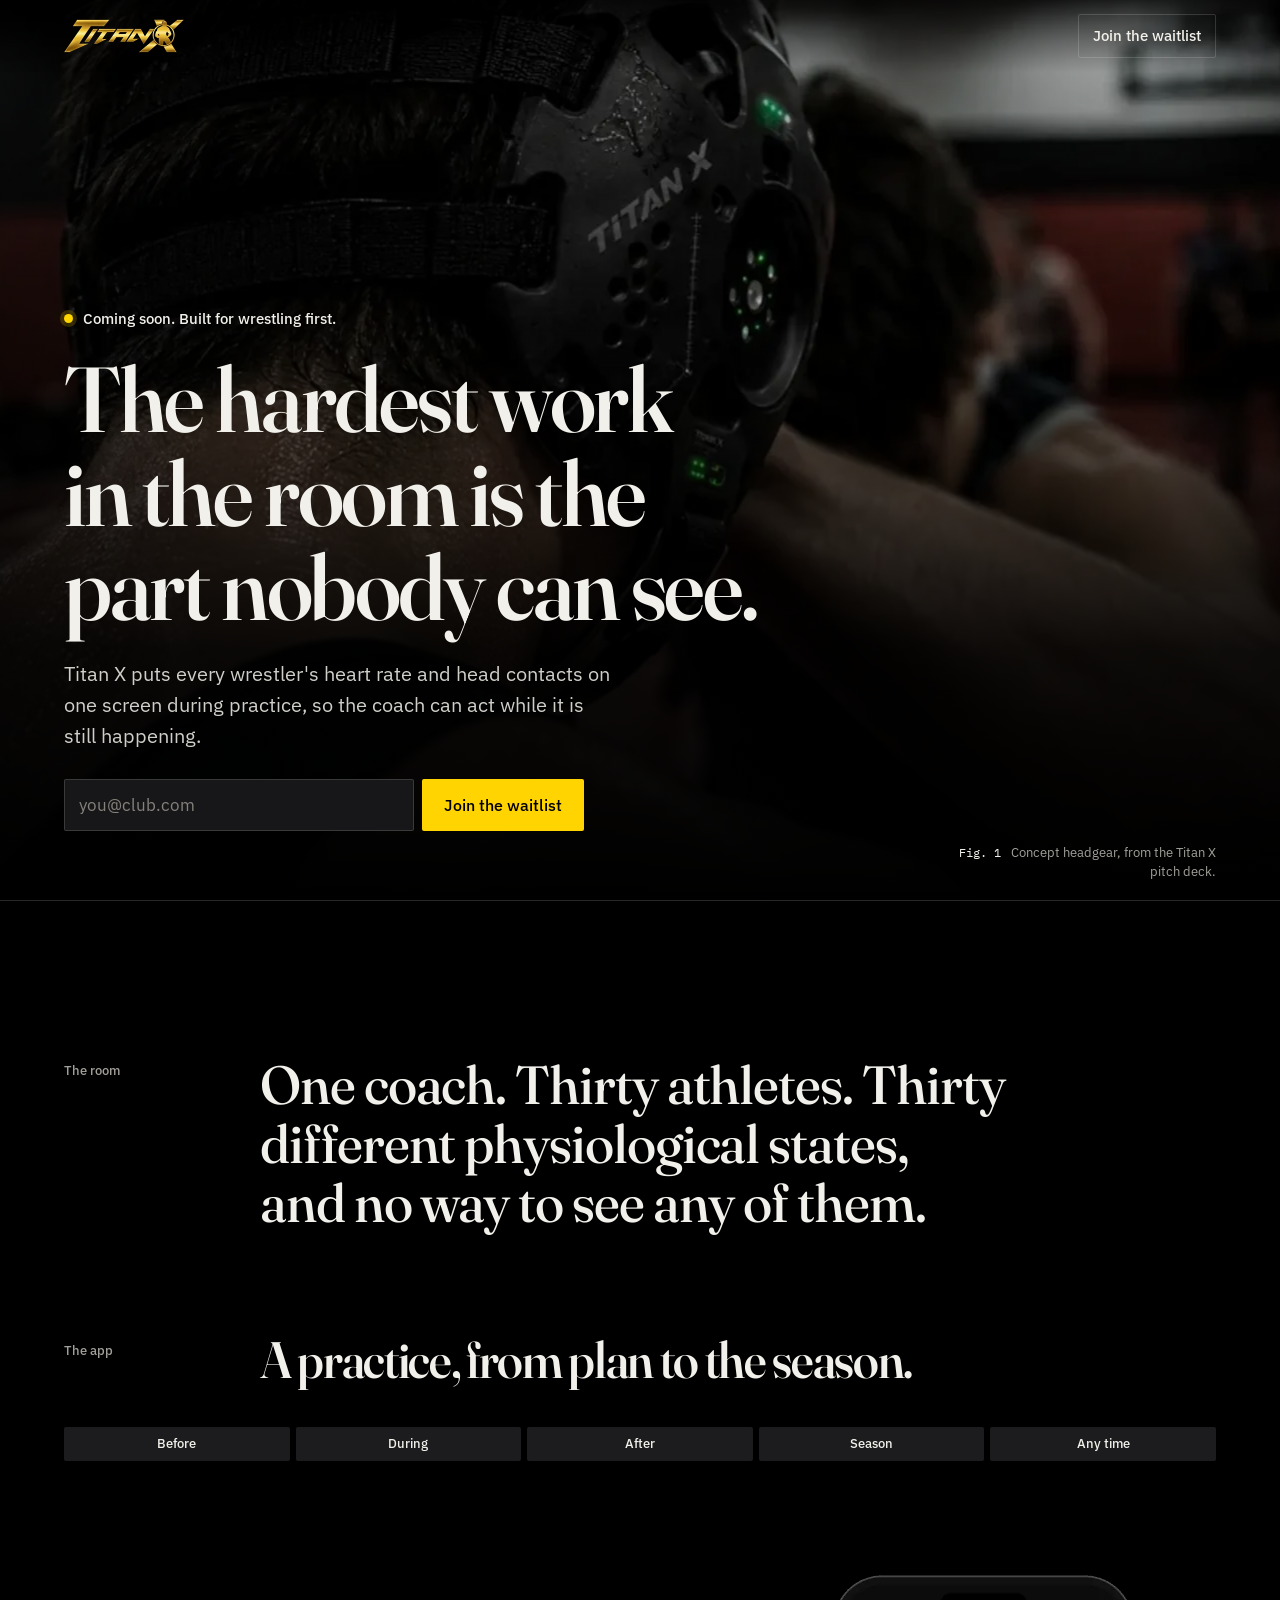
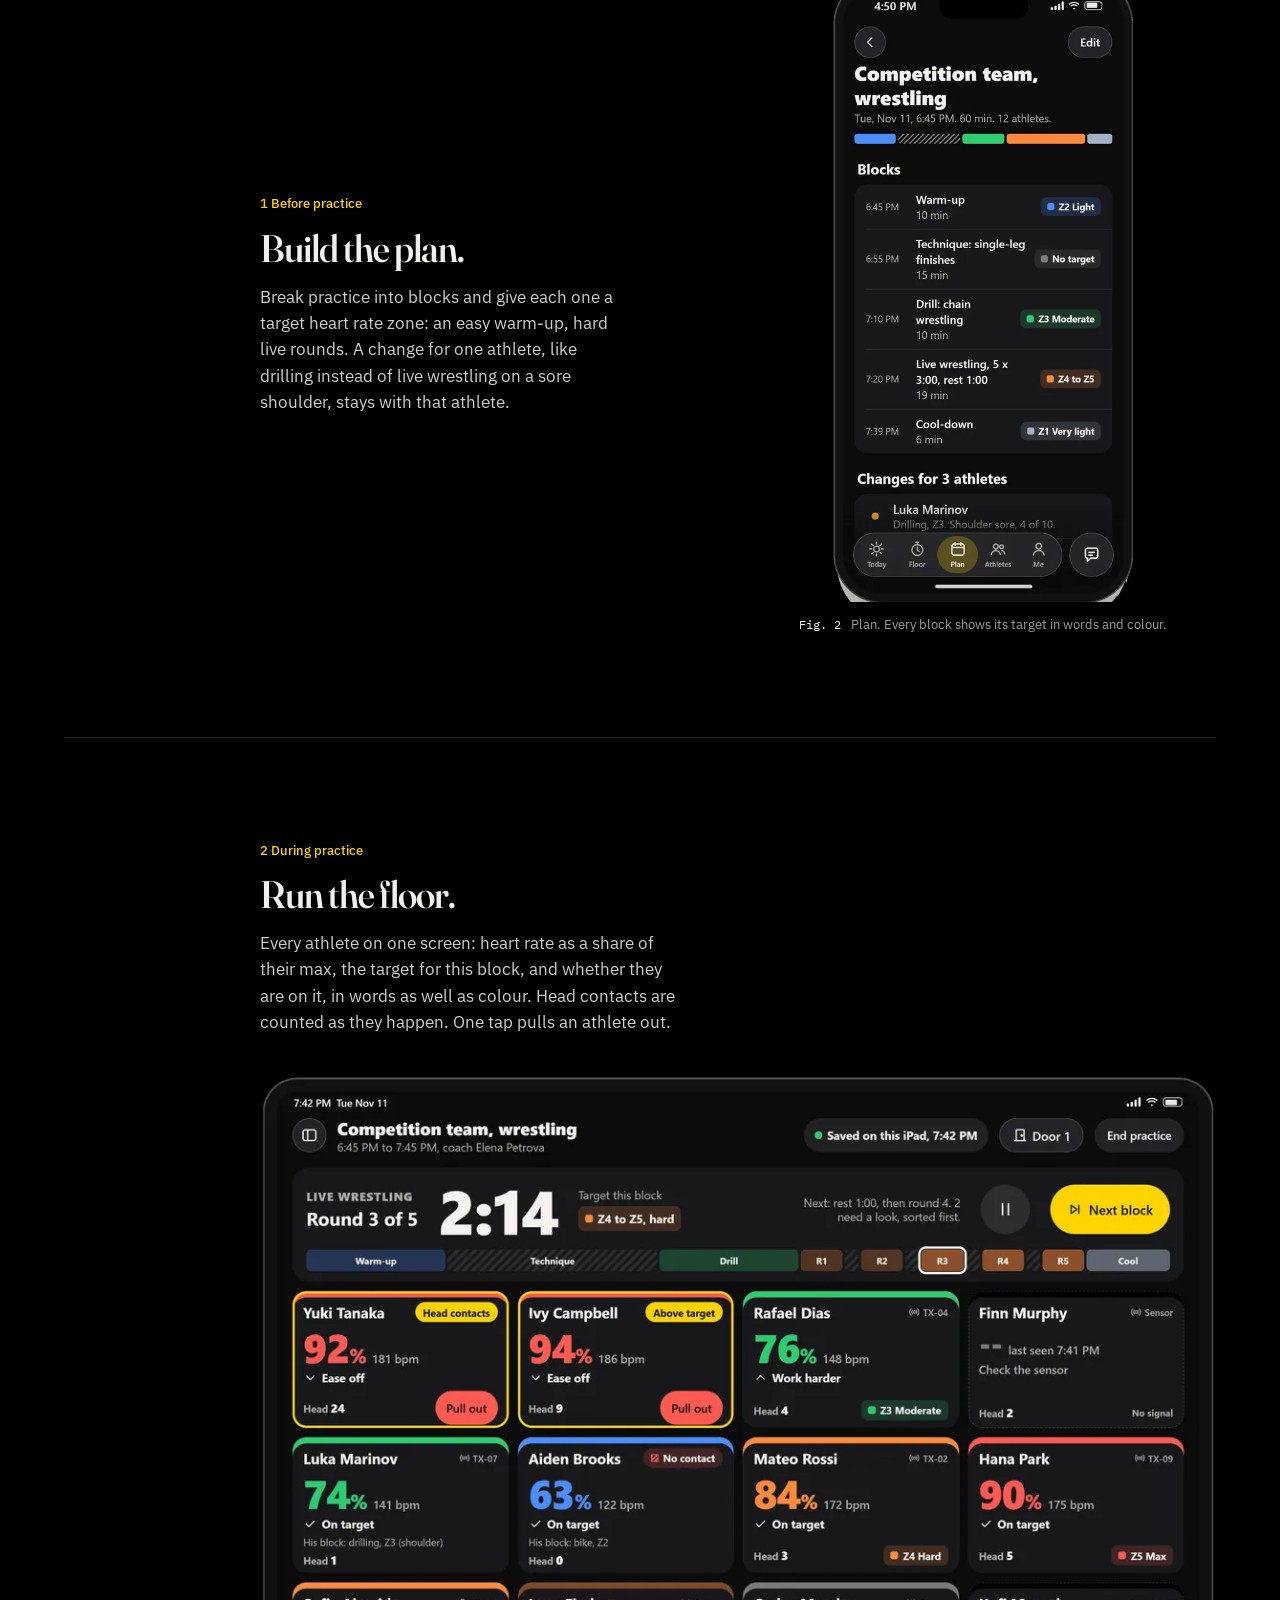
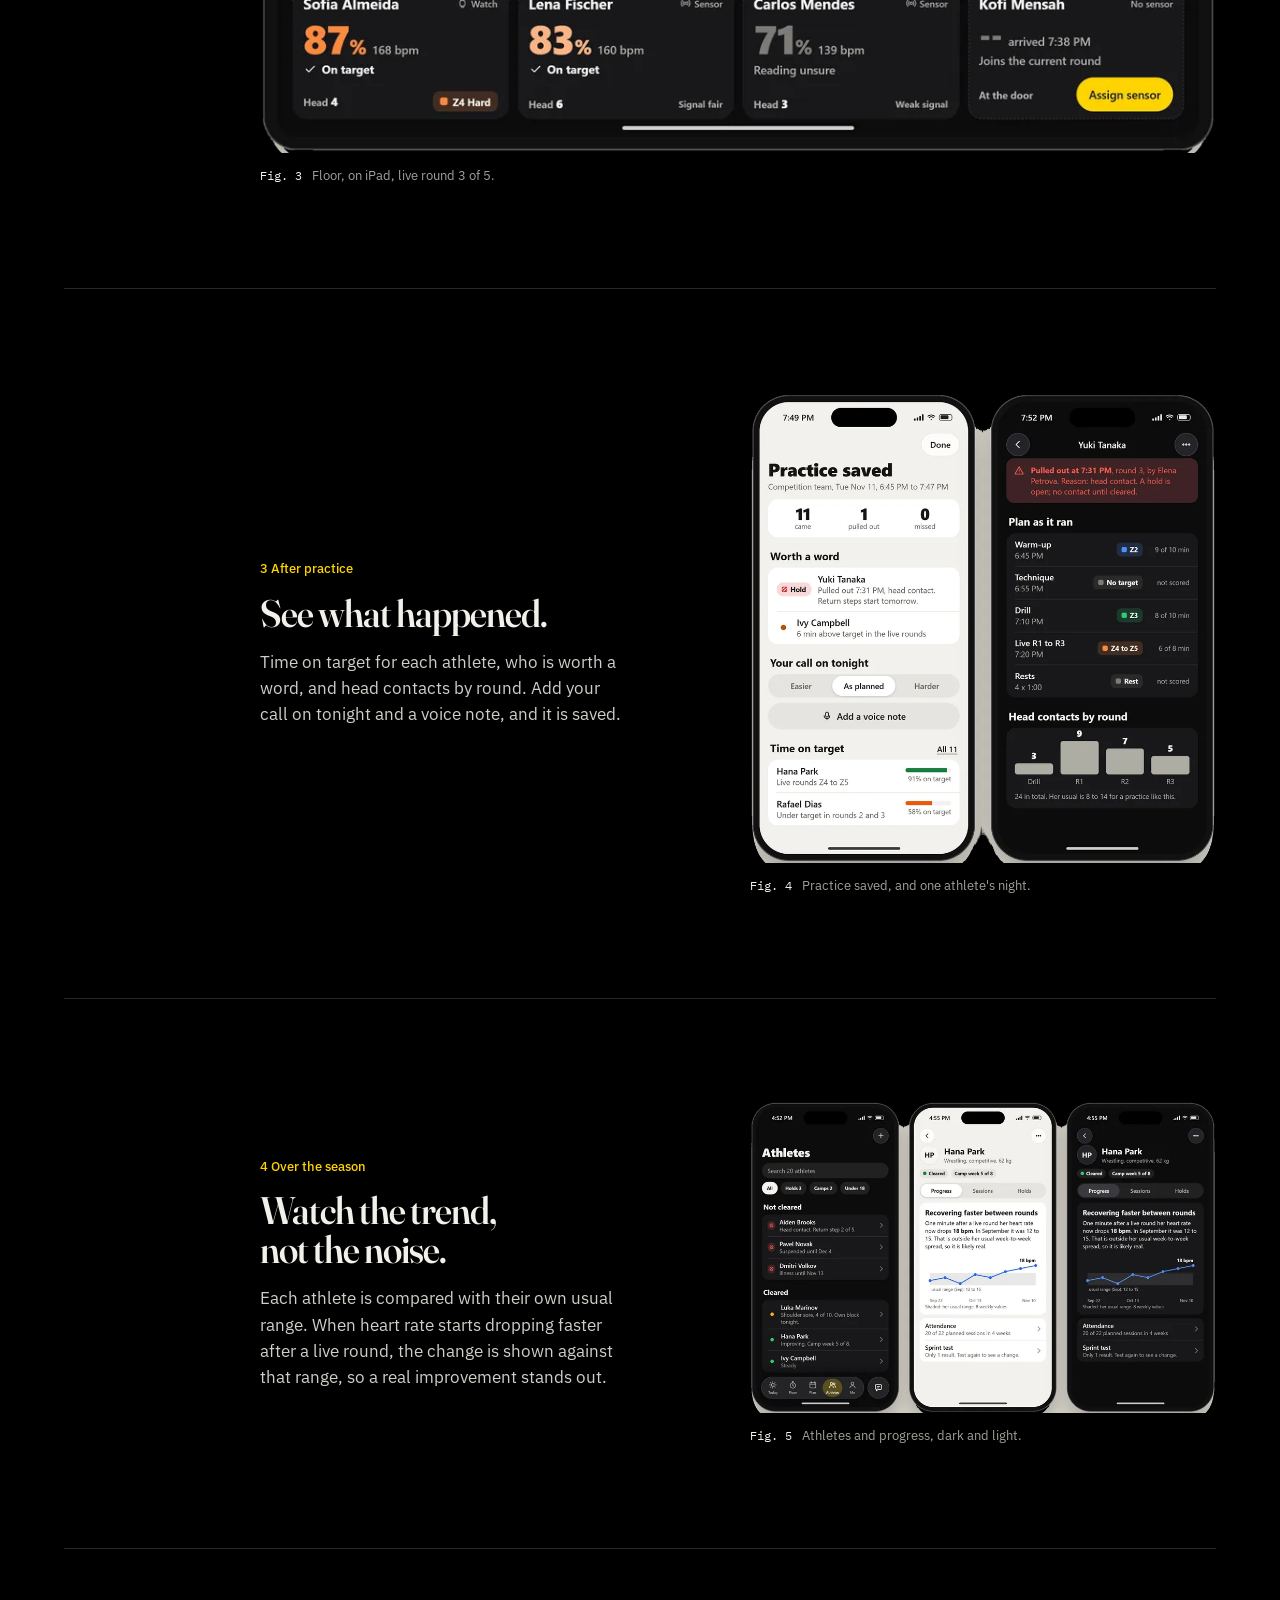
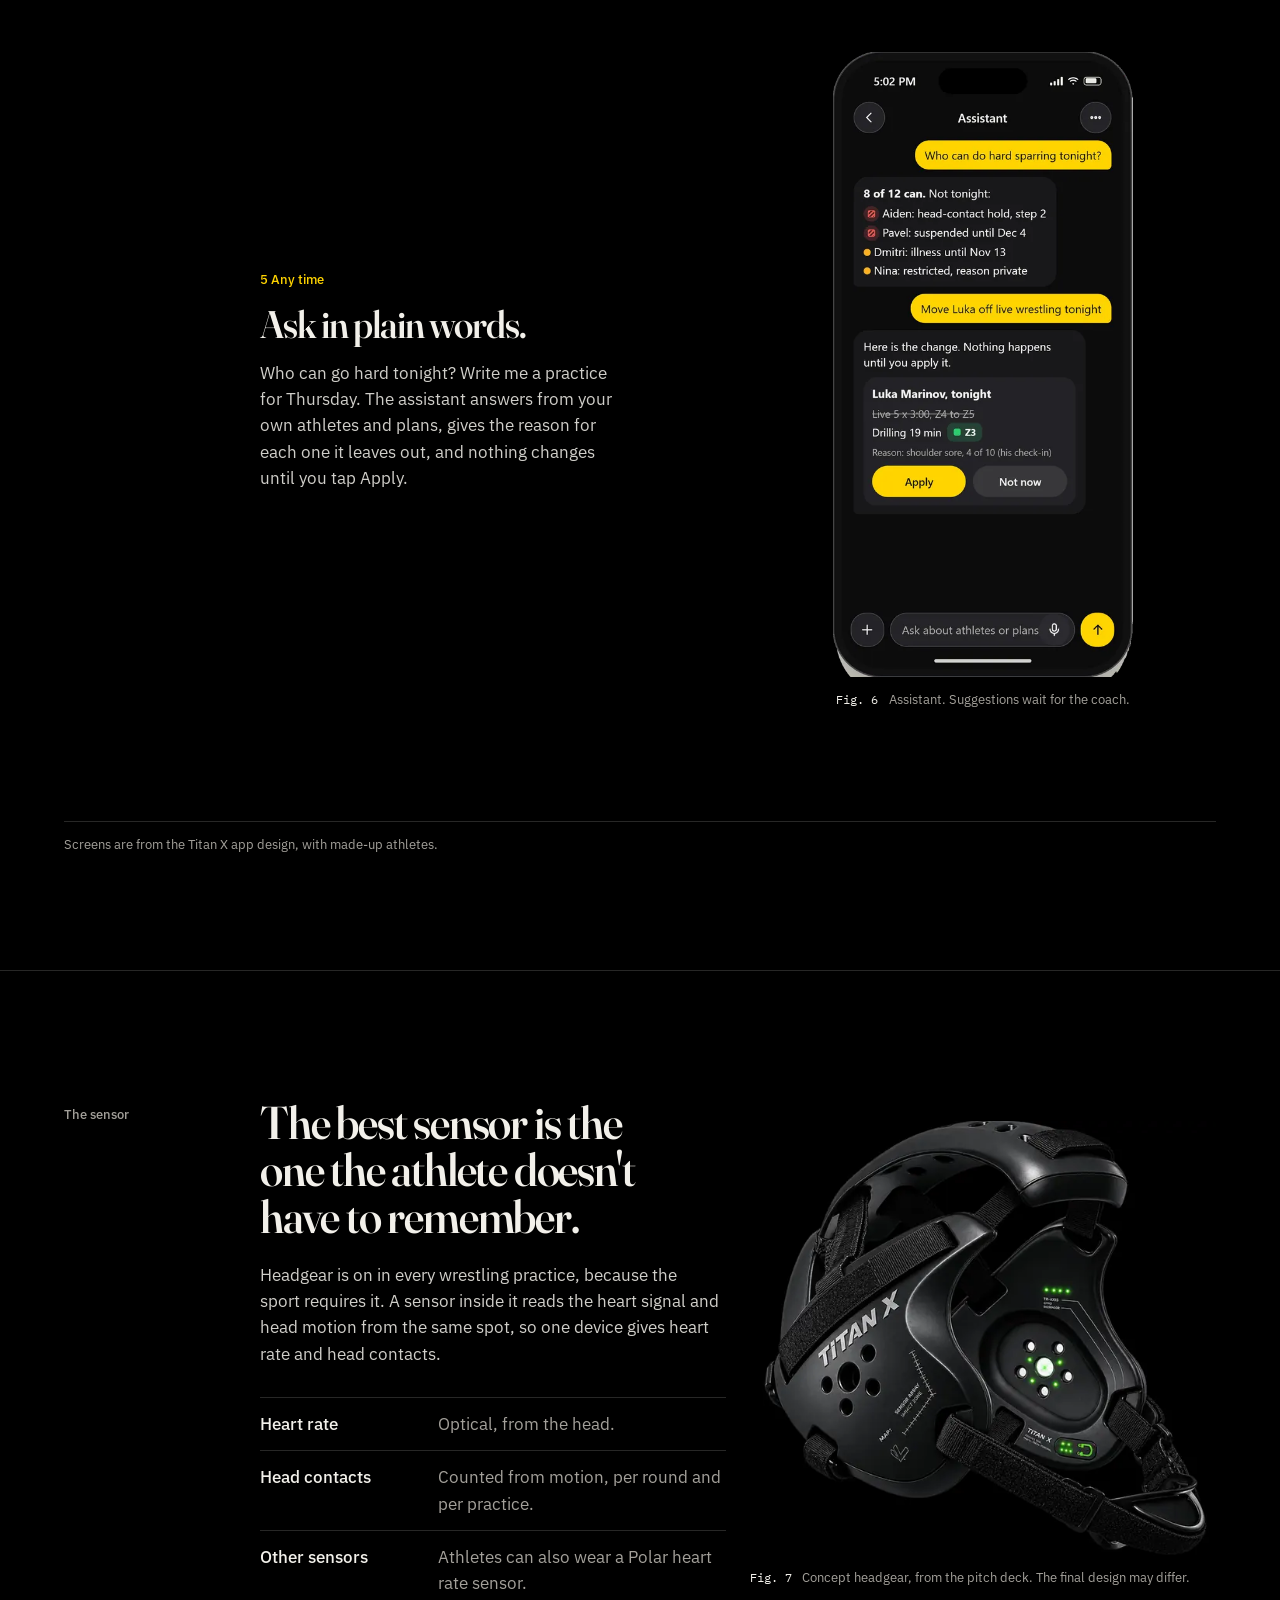
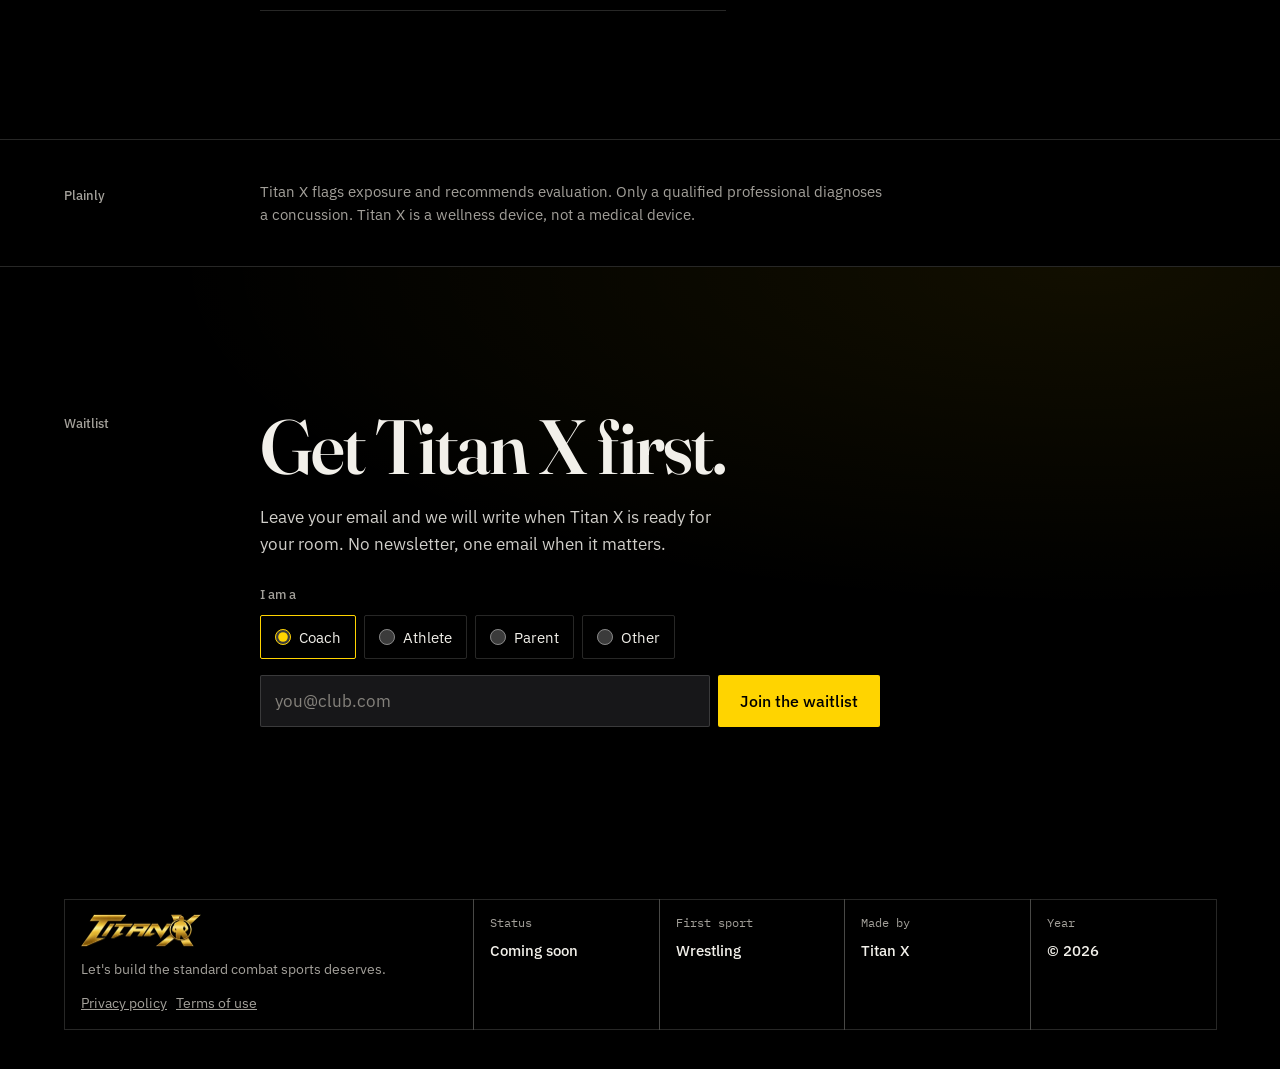
<file: index.html>
<!doctype html>
<html lang="en">
<head>
<meta charset="utf-8">
<meta name="viewport" content="width=device-width, initial-scale=1">
<title>Titan X | Coming soon</title>
<meta name="description" content="Titan X puts every wrestler's heart rate and head contacts on one screen during practice, so the coach can act while it is still happening. Coming soon.">
<meta name="theme-color" content="#000000">
<!-- Temporary GitHub Pages preview: keep search engines out. Remove this line when the site moves to titanxgear.com. -->
<meta name="robots" content="noindex">
<link rel="canonical" href="https://titanxgear.com/">
<meta property="og:type" content="website">
<meta property="og:url" content="https://titanxgear.com/">
<meta property="og:title" content="Titan X | Coming soon">
<meta property="og:description" content="Heart rate and head contacts for every wrestler, live, on the coach's screen. Coming soon.">
<meta property="og:image" content="https://titanxgear.com/img/og.jpg">
<meta name="twitter:card" content="summary_large_image">
<link rel="icon" type="image/png" href="img/logo-180.png">
<link rel="preload" href="fonts/fraunces-opsz.woff2" as="font" type="font/woff2" crossorigin>
<link rel="preload" href="fonts/ibm-plex-sans-latin-400-normal.woff2" as="font" type="font/woff2" crossorigin>
<link rel="preload" as="image" type="image/webp" href="img/deck-hero-1600.webp" imagesrcset="img/deck-hero-960.webp 960w, img/deck-hero-1600.webp 1600w, img/deck-hero-2425.webp 2425w" imagesizes="100vw">
<link rel="stylesheet" href="styles.css">
<script src="main.js" defer></script>
<script src="waitlist.js" defer></script>
</head>
<body>

<a class="skip" href="#waitlist">Skip to the waitlist</a>

<header class="top">
  <a class="brand" href="#top" aria-label="Titan X, back to top">
    <img src="img/logo-240.webp" srcset="img/logo-240.webp 1x, img/logo-480.webp 2x" width="120" height="34" alt="Titan X">
  </a>
  <a class="top-cta" href="#waitlist">Join the waitlist</a>
</header>

<main id="top">

  <!-- Hero: the photo carries it; the headline is the deck's own cover line. -->
  <section class="hero" aria-labelledby="hero-title">
    <picture class="hero-photo">
      <img src="img/deck-hero-1600.webp"
           srcset="img/deck-hero-960.webp 960w, img/deck-hero-1600.webp 1600w, img/deck-hero-2425.webp 2425w"
           sizes="100vw" width="2425" height="1366"
           alt="A wrestler from behind, wearing dark headgear with small green lights, in a practice room.">
    </picture>
    <div class="hero-copy">
      <p class="status"><span class="dot" aria-hidden="true"></span>Coming soon. Built for wrestling first.</p>
      <h1 id="hero-title">The hardest work in the room is the part nobody can see.</h1>
      <p class="lede">Titan X puts every wrestler's heart rate and head contacts on one screen during practice, so the coach can act while it is still happening.</p>
      <form class="wl wl-inline" data-waitlist novalidate>
        <label class="sr" for="hero-email">Email address</label>
        <input id="hero-email" name="email" type="email" autocomplete="email" inputmode="email" placeholder="you@club.com" required>
        <button type="submit">Join the waitlist</button>
        <p class="wl-msg" role="status" aria-live="polite"></p>
      </form>
    </div>
    <p class="fig hero-fig"><span class="fig-n">Fig. 1</span> Concept headgear, from the Titan X pitch deck.</p>
  </section>

  <!-- The problem, in the deck's words. -->
  <section class="problem" aria-label="The problem">
    <p class="margin-note">The room</p>
    <p class="statement">One coach. Thirty athletes. Thirty different physiological states, and no way to see any of them.</p>
  </section>

  <!-- How a practice runs: a real sequence, so it is numbered. The bar fills as you scroll. -->
  <section class="practice" aria-labelledby="practice-title">
    <div class="practice-head">
      <p class="margin-note">The app</p>
      <h2 id="practice-title">A practice, from plan to the season.</h2>
    </div>

    <ol class="blockbar" aria-hidden="true">
      <li data-for="s-plan" data-label="Before"><span>Before</span></li>
      <li data-for="s-floor" data-label="During"><span>During</span></li>
      <li data-for="s-after" data-label="After"><span>After</span></li>
      <li data-for="s-season" data-label="Season"><span>Season</span></li>
      <li data-for="s-ask" data-label="Any time"><span>Any time</span></li>
    </ol>

    <ol class="steps">
      <li class="step" id="s-plan">
        <div class="step-text">
          <p class="step-n">1 Before practice</p>
          <h3>Build the plan.</h3>
          <p>Break practice into blocks and give each one a target heart rate zone: an easy warm-up, hard live rounds. A change for one athlete, like drilling instead of live wrestling on a sore shoulder, stays with that athlete.</p>
        </div>
        <figure class="step-fig phone">
          <img src="img/app-plan-480.webp" srcset="img/app-plan-480.webp 480w, img/app-plan-900.webp 900w" sizes="(min-width: 900px) 300px, 62vw" width="900" height="1880" loading="lazy" alt="Phone screen: a wrestling practice split into warm-up, technique, drill, live wrestling and cool-down, each with a target zone.">
          <figcaption class="fig"><span class="fig-n">Fig. 2</span> Plan. Every block shows its target in words and colour.</figcaption>
        </figure>
      </li>

      <li class="step step-wide" id="s-floor">
        <div class="step-text">
          <p class="step-n">2 During practice</p>
          <h3>Run the floor.</h3>
          <p>Every athlete on one screen: heart rate as a share of their max, the target for this block, and whether they are on it, in words as well as colour. Head contacts are counted as they happen. One tap pulls an athlete out.</p>
        </div>
        <figure class="step-fig tablet">
          <img src="img/app-floor-1000.webp" srcset="img/app-floor-560.webp 560w, img/app-floor-1000.webp 1000w, img/app-floor-1600.webp 1600w" sizes="(min-width: 1200px) 860px, 92vw" width="1600" height="1135" loading="lazy" alt="iPad screen during live round 3 of 5: twelve athlete tiles, each with heart rate percentage, beats per minute, a target status and a head contact count.">
          <figcaption class="fig"><span class="fig-n">Fig. 3</span> Floor, on iPad, live round 3 of 5.</figcaption>
        </figure>
      </li>

      <li class="step" id="s-after">
        <div class="step-text">
          <p class="step-n">3 After practice</p>
          <h3>See what happened.</h3>
          <p>Time on target for each athlete, who is worth a word, and head contacts by round. Add your call on tonight and a voice note, and it is saved.</p>
        </div>
        <figure class="step-fig phone-pair">
          <img src="img/app-after-480.webp" srcset="img/app-after-480.webp 480w, img/app-after-900.webp 900w" sizes="(min-width: 900px) 520px, 92vw" width="900" height="910" loading="lazy" alt="Two phone screens: a practice summary with attendance and time on target, and one athlete's plan as it ran with head contacts by round.">
          <figcaption class="fig"><span class="fig-n">Fig. 4</span> Practice saved, and one athlete's night.</figcaption>
        </figure>
      </li>

      <li class="step" id="s-season">
        <div class="step-text">
          <p class="step-n">4 Over the season</p>
          <h3>Watch the trend, not the noise.</h3>
          <p>Each athlete is compared with their own usual range. When heart rate starts dropping faster after a live round, the change is shown against that range, so a real improvement stands out.</p>
        </div>
        <figure class="step-fig phone-trio">
          <img src="img/app-progress-900.webp" srcset="img/app-progress-480.webp 480w, img/app-progress-900.webp 900w" sizes="(min-width: 900px) 600px, 92vw" width="900" height="602" loading="lazy" alt="Three phone screens: the athlete list sorted by cleared status, and one athlete's progress chart of heart rate recovery against her usual range.">
          <figcaption class="fig"><span class="fig-n">Fig. 5</span> Athletes and progress, dark and light.</figcaption>
        </figure>
      </li>

      <li class="step" id="s-ask">
        <div class="step-text">
          <p class="step-n">5 Any time</p>
          <h3>Ask in plain words.</h3>
          <p>Who can go hard tonight? Write me a practice for Thursday. The assistant answers from your own athletes and plans, gives the reason for each one it leaves out, and nothing changes until you tap Apply.</p>
        </div>
        <figure class="step-fig phone">
          <img src="img/app-assistant-480.webp" srcset="img/app-assistant-480.webp 480w, img/app-assistant-900.webp 900w" sizes="(min-width: 900px) 300px, 62vw" width="900" height="1877" loading="lazy" alt="Phone screen: a coach asks who can do hard sparring tonight; the assistant lists who cannot and why, then proposes moving one athlete to drilling with Apply and Not now buttons.">
          <figcaption class="fig"><span class="fig-n">Fig. 6</span> Assistant. Suggestions wait for the coach.</figcaption>
        </figure>
      </li>
    </ol>
    <p class="fig fig-note">Screens are from the Titan X app design, with made-up athletes.</p>
  </section>

  <!-- Hardware -->
  <section class="gear" aria-labelledby="gear-title">
    <p class="margin-note">The sensor</p>
    <div class="gear-text">
      <h2 id="gear-title">The best sensor is the one the athlete doesn't have to remember.</h2>
      <p>Headgear is on in every wrestling practice, because the sport requires it. A sensor inside it reads the heart signal and head motion from the same spot, so one device gives heart rate and head contacts.</p>
      <dl class="spec">
        <div><dt>Heart rate</dt><dd>Optical, from the head.</dd></div>
        <div><dt>Head contacts</dt><dd>Counted from motion, per round and per practice.</dd></div>
        <div><dt>Other sensors</dt><dd>Athletes can also wear a Polar heart rate sensor.</dd></div>
      </dl>
    </div>
    <figure class="gear-fig">
      <img src="img/deck-headgear-1091.webp" srcset="img/deck-headgear-600.webp 600w, img/deck-headgear-1091.webp 1091w" sizes="(min-width: 900px) 520px, 92vw" width="1091" height="1021" loading="lazy" alt="Render of black wrestling headgear marked Titan X, with a round sensor window and green lights over the ear.">
      <figcaption class="fig"><span class="fig-n">Fig. 7</span> Concept headgear, from the pitch deck. The final design may differ.</figcaption>
    </figure>
  </section>

  <!-- Plain statement of what it is and is not (deck wording plus D26). -->
  <section class="care" aria-label="What Titan X is and is not">
    <p class="margin-note">Plainly</p>
    <p>Titan X flags exposure and recommends evaluation. Only a qualified professional diagnoses a concussion. Titan X is a wellness device, not a medical device.</p>
  </section>

  <!-- Waitlist -->
  <section class="join" id="waitlist" aria-labelledby="join-title">
    <p class="margin-note">Waitlist</p>
    <div class="join-body">
      <h2 id="join-title">Get Titan X first.</h2>
      <p>Leave your email and we will write when Titan X is ready for your room. No newsletter, one email when it matters.</p>
      <form class="wl wl-full" data-waitlist novalidate>
        <fieldset class="roles">
          <legend>I am a</legend>
          <label><input type="radio" name="role" value="coach" checked> Coach</label>
          <label><input type="radio" name="role" value="athlete"> Athlete</label>
          <label><input type="radio" name="role" value="parent"> Parent</label>
          <label><input type="radio" name="role" value="other"> Other</label>
        </fieldset>
        <div class="wl-row">
          <label class="sr" for="join-email">Email address</label>
          <input id="join-email" name="email" type="email" autocomplete="email" inputmode="email" placeholder="you@club.com" required>
          <button type="submit">Join the waitlist</button>
        </div>
        <p class="wl-msg" role="status" aria-live="polite"></p>
      </form>
    </div>
  </section>

</main>

<!-- Footer drawn as a title block, the way Mo closes his own sites. -->
<footer class="titleblock">
  <div class="tb-cell tb-name">
    <img src="img/logo-240.webp" width="120" height="34" alt="Titan X" loading="lazy">
    <p>Let's build the standard combat sports deserves.</p>
    <p><a href="privacy/">Privacy policy</a> &nbsp; <a href="terms/">Terms of use</a></p>
  </div>
  <div class="tb-cell"><span class="tb-k">Status</span><span class="tb-v">Coming soon</span></div>
  <div class="tb-cell"><span class="tb-k">First sport</span><span class="tb-v">Wrestling</span></div>
  <div class="tb-cell"><span class="tb-k">Made by</span><span class="tb-v">Titan X</span></div>
  <div class="tb-cell"><span class="tb-k">Year</span><span class="tb-v">&copy; 2026</span></div>
</footer>

</body>
</html>
</file>
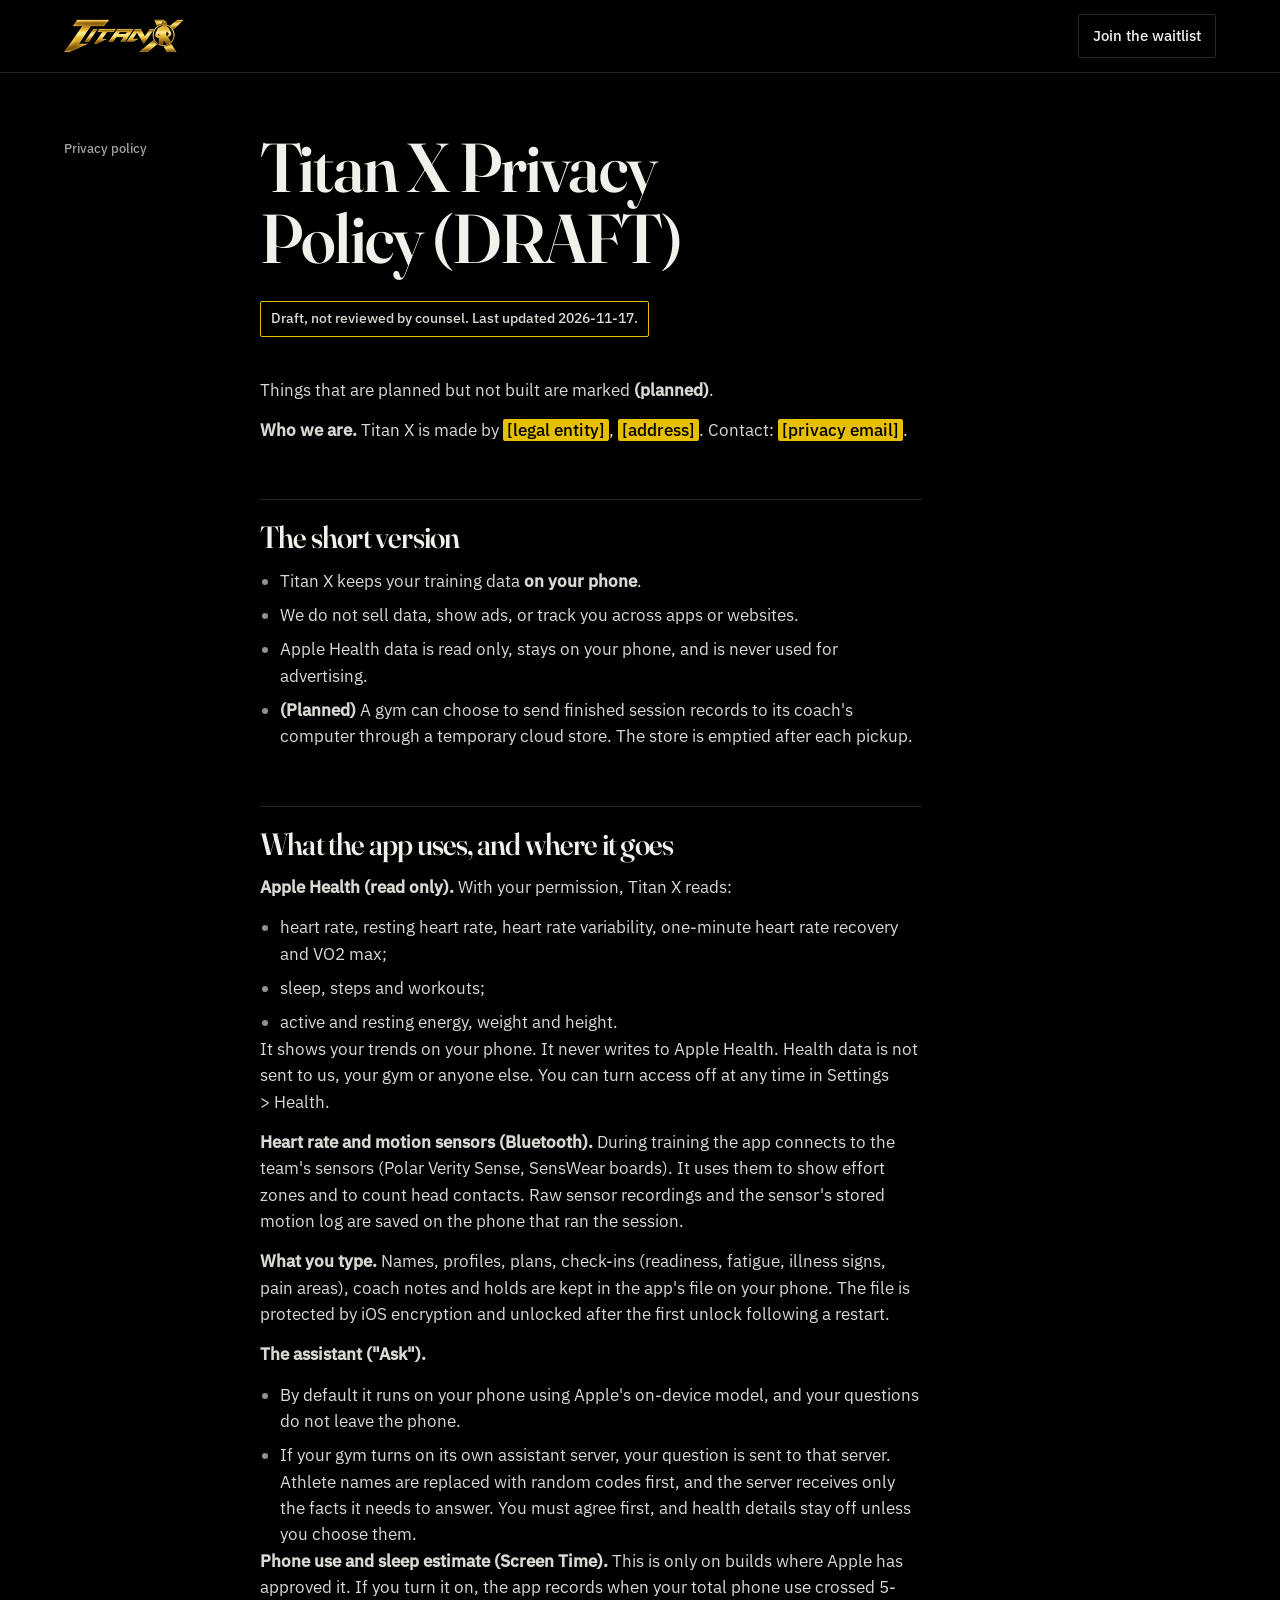
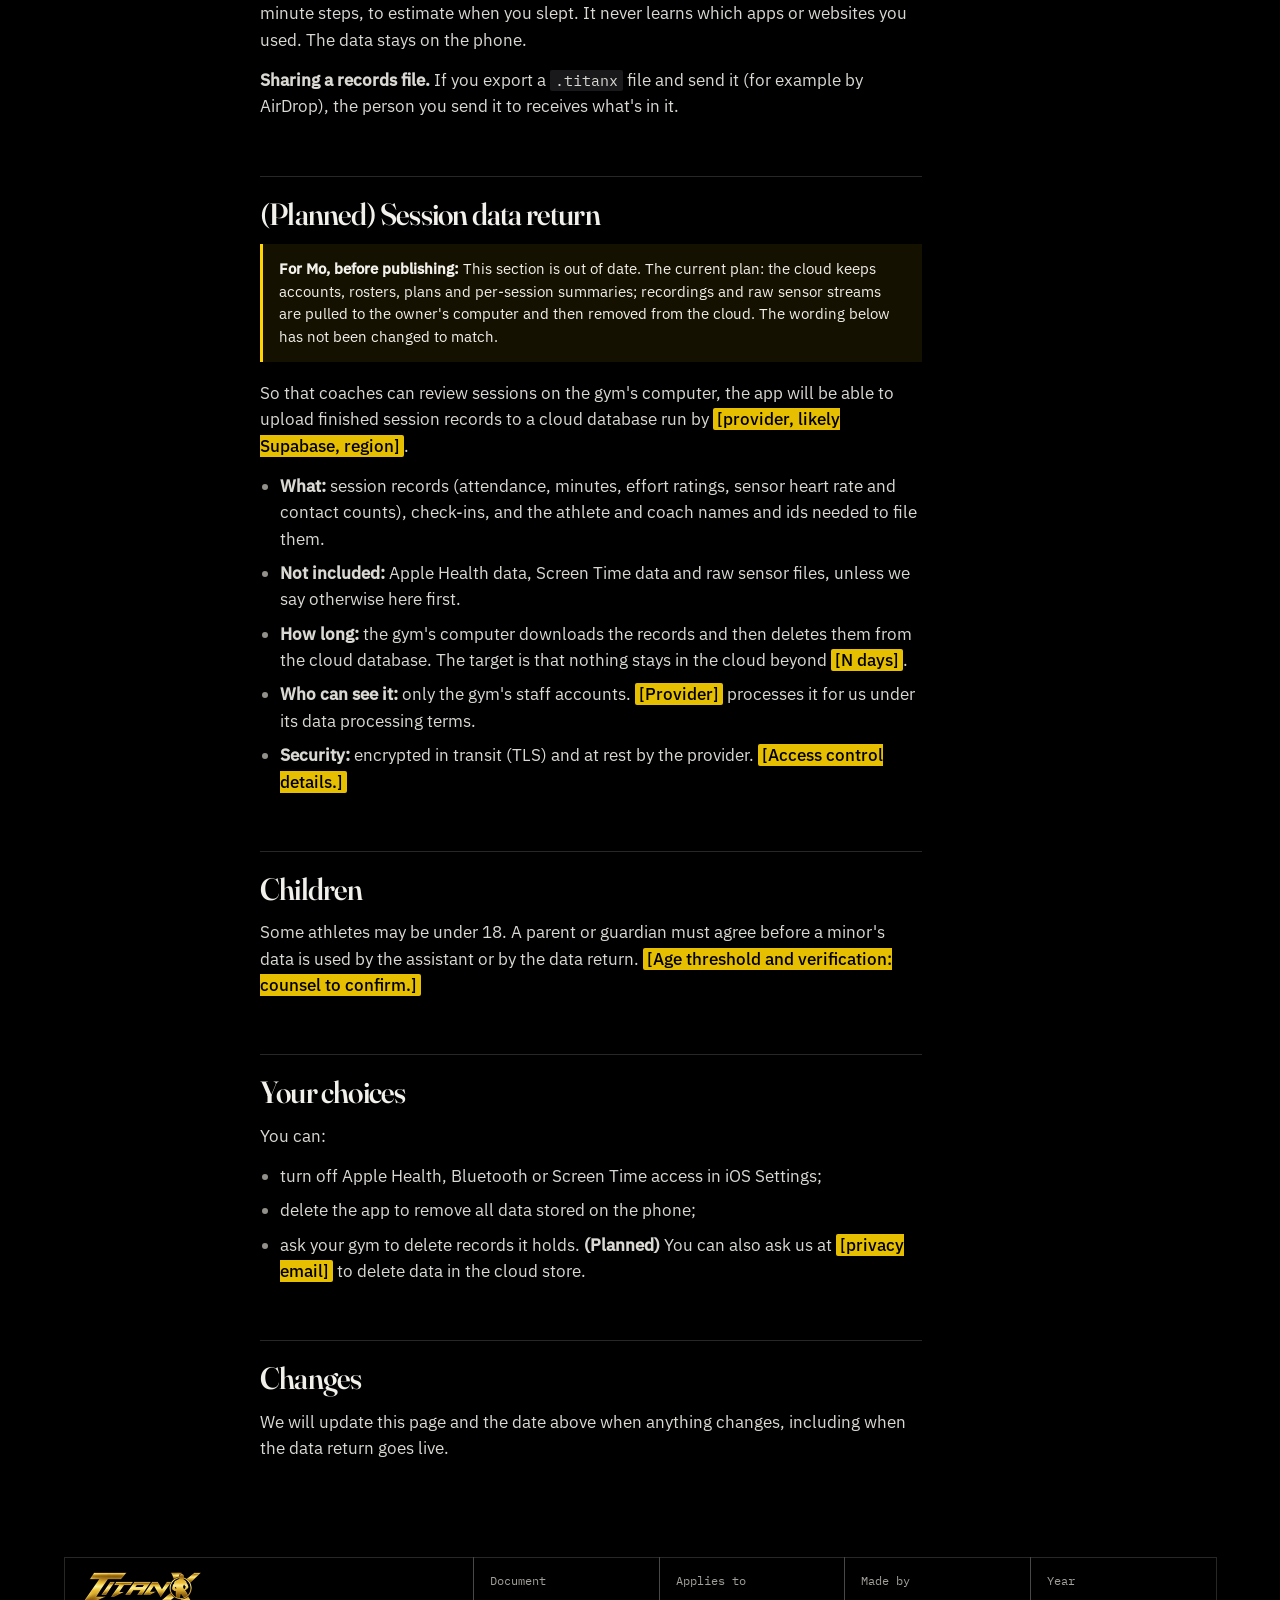
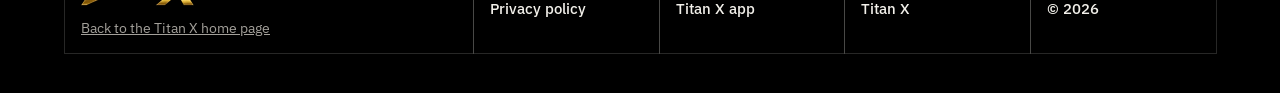
<file: privacy/index.html>
<!doctype html>
<html lang="en">
<head>
<meta charset="utf-8">
<meta name="viewport" content="width=device-width, initial-scale=1">
<title>Privacy policy | Titan X</title>
<meta name="description" content="Privacy policy for Titan X.">
<meta name="robots" content="noindex">
<meta name="theme-color" content="#000000">
<link rel="canonical" href="https://titanxgear.com/privacy/">
<link rel="icon" type="image/png" href="../img/logo-180.png">
<link rel="preload" href="../fonts/fraunces-opsz.woff2" as="font" type="font/woff2" crossorigin>
<link rel="stylesheet" href="../styles.css">
</head>
<body class="doc-page">
<header class="top solid">
  <a class="brand" href="../" aria-label="Titan X home">
    <img src="../img/logo-240.webp" srcset="../img/logo-240.webp 1x, ../img/logo-480.webp 2x" width="120" height="34" alt="Titan X">
  </a>
  <a class="top-cta" href="../#waitlist">Join the waitlist</a>
</header>
<main class="doc">
  <p class="margin-note">Privacy policy</p>
  <article class="doc-body">
    <h1>Titan X Privacy Policy (DRAFT)</h1>
    <p class="doc-status">Draft, not reviewed by counsel. Last updated 2026-11-17.</p>
<p>Things that are planned but not built are marked <strong>(planned)</strong>.</p>
<p><strong>Who we are.</strong> Titan X is made by <mark class="blank" title="To fill in before publishing">[legal entity]</mark>, <mark class="blank" title="To fill in before publishing">[address]</mark>. Contact: <mark class="blank" title="To fill in before publishing">[privacy email]</mark>.</p>
<h2>The short version</h2>
<ul><li>Titan X keeps your training data <strong>on your phone</strong>.</li><li>We do not sell data, show ads, or track you across apps or websites.</li><li>Apple Health data is read only, stays on your phone, and is never used for advertising.</li><li><strong>(Planned)</strong> A gym can choose to send finished session records to its coach's computer through a temporary cloud store. The store is emptied after each pickup.</li></ul>
<h2>What the app uses, and where it goes</h2>
<p><strong>Apple Health (read only).</strong> With your permission, Titan X reads:</p>
<ul><li>heart rate, resting heart rate, heart rate variability, one-minute heart rate recovery and VO2 max;</li><li>sleep, steps and workouts;</li><li>active and resting energy, weight and height.</li></ul>
<p>It shows your trends on your phone. It never writes to Apple Health. Health data is not sent to us, your gym or anyone else. You can turn access off at any time in Settings &gt; Health.</p>
<p><strong>Heart rate and motion sensors (Bluetooth).</strong> During training the app connects to the team's sensors (Polar Verity Sense, SensWear boards). It uses them to show effort zones and to count head contacts. Raw sensor recordings and the sensor's stored motion log are saved on the phone that ran the session.</p>
<p><strong>What you type.</strong> Names, profiles, plans, check-ins (readiness, fatigue, illness signs, pain areas), coach notes and holds are kept in the app's file on your phone. The file is protected by iOS encryption and unlocked after the first unlock following a restart.</p>
<p><strong>The assistant ("Ask").</strong></p>
<ul><li>By default it runs on your phone using Apple's on-device model, and your questions do not leave the phone.</li><li>If your gym turns on its own assistant server, your question is sent to that server. Athlete names are replaced with random codes first, and the server receives only the facts it needs to answer. You must agree first, and health details stay off unless you choose them.</li></ul>
<p><strong>Phone use and sleep estimate (Screen Time).</strong> This is only on builds where Apple has approved it. If you turn it on, the app records when your total phone use crossed 5-minute steps, to estimate when you slept. It never learns which apps or websites you used. The data stays on the phone.</p>
<p><strong>Sharing a records file.</strong> If you export a <code>.titanx</code> file and send it (for example by AirDrop), the person you send it to receives what's in it.</p>
<h2>(Planned) Session data return</h2>
<aside class="flag"><strong>For Mo, before publishing:</strong> This section is out of date. The current plan: the cloud keeps accounts, rosters, plans and per-session summaries; recordings and raw sensor streams are pulled to the owner's computer and then removed from the cloud. The wording below has not been changed to match.</aside>
<p>So that coaches can review sessions on the gym's computer, the app will be able to upload finished session records to a cloud database run by <mark class="blank" title="To fill in before publishing">[provider, likely Supabase, region]</mark>.</p>
<ul><li><strong>What:</strong> session records (attendance, minutes, effort ratings, sensor heart rate and contact counts), check-ins, and the athlete and coach names and ids needed to file them.</li><li><strong>Not included:</strong> Apple Health data, Screen Time data and raw sensor files, unless we say otherwise here first.</li><li><strong>How long:</strong> the gym's computer downloads the records and then deletes them from the cloud database. The target is that nothing stays in the cloud beyond <mark class="blank" title="To fill in before publishing">[N days]</mark>.</li><li><strong>Who can see it:</strong> only the gym's staff accounts. <mark class="blank" title="To fill in before publishing">[Provider]</mark> processes it for us under its data processing terms.</li><li><strong>Security:</strong> encrypted in transit (TLS) and at rest by the provider. <mark class="blank" title="To fill in before publishing">[Access control details.]</mark></li></ul>
<h2>Children</h2>
<p>Some athletes may be under 18. A parent or guardian must agree before a minor's data is used by the assistant or by the data return. <mark class="blank" title="To fill in before publishing">[Age threshold and verification: counsel to confirm.]</mark></p>
<h2>Your choices</h2>
<p>You can:</p>
<ul><li>turn off Apple Health, Bluetooth or Screen Time access in iOS Settings;</li><li>delete the app to remove all data stored on the phone;</li><li>ask your gym to delete records it holds. <strong>(Planned)</strong> You can also ask us at <mark class="blank" title="To fill in before publishing">[privacy email]</mark> to delete data in the cloud store.</li></ul>
<h2>Changes</h2>
<p>We will update this page and the date above when anything changes, including when the data return goes live.</p>
  </article>
</main>
<footer class="titleblock">
  <div class="tb-cell tb-name">
    <img src="../img/logo-240.webp" width="120" height="34" alt="Titan X" loading="lazy">
    <p><a href="../">Back to the Titan X home page</a></p>
  </div>
  <div class="tb-cell"><span class="tb-k">Document</span><span class="tb-v">Privacy policy</span></div>
  <div class="tb-cell"><span class="tb-k">Applies to</span><span class="tb-v">Titan X app</span></div>
  <div class="tb-cell"><span class="tb-k">Made by</span><span class="tb-v">Titan X</span></div>
  <div class="tb-cell"><span class="tb-k">Year</span><span class="tb-v">&copy; 2026</span></div>
</footer>
</body>
</html>
</file>
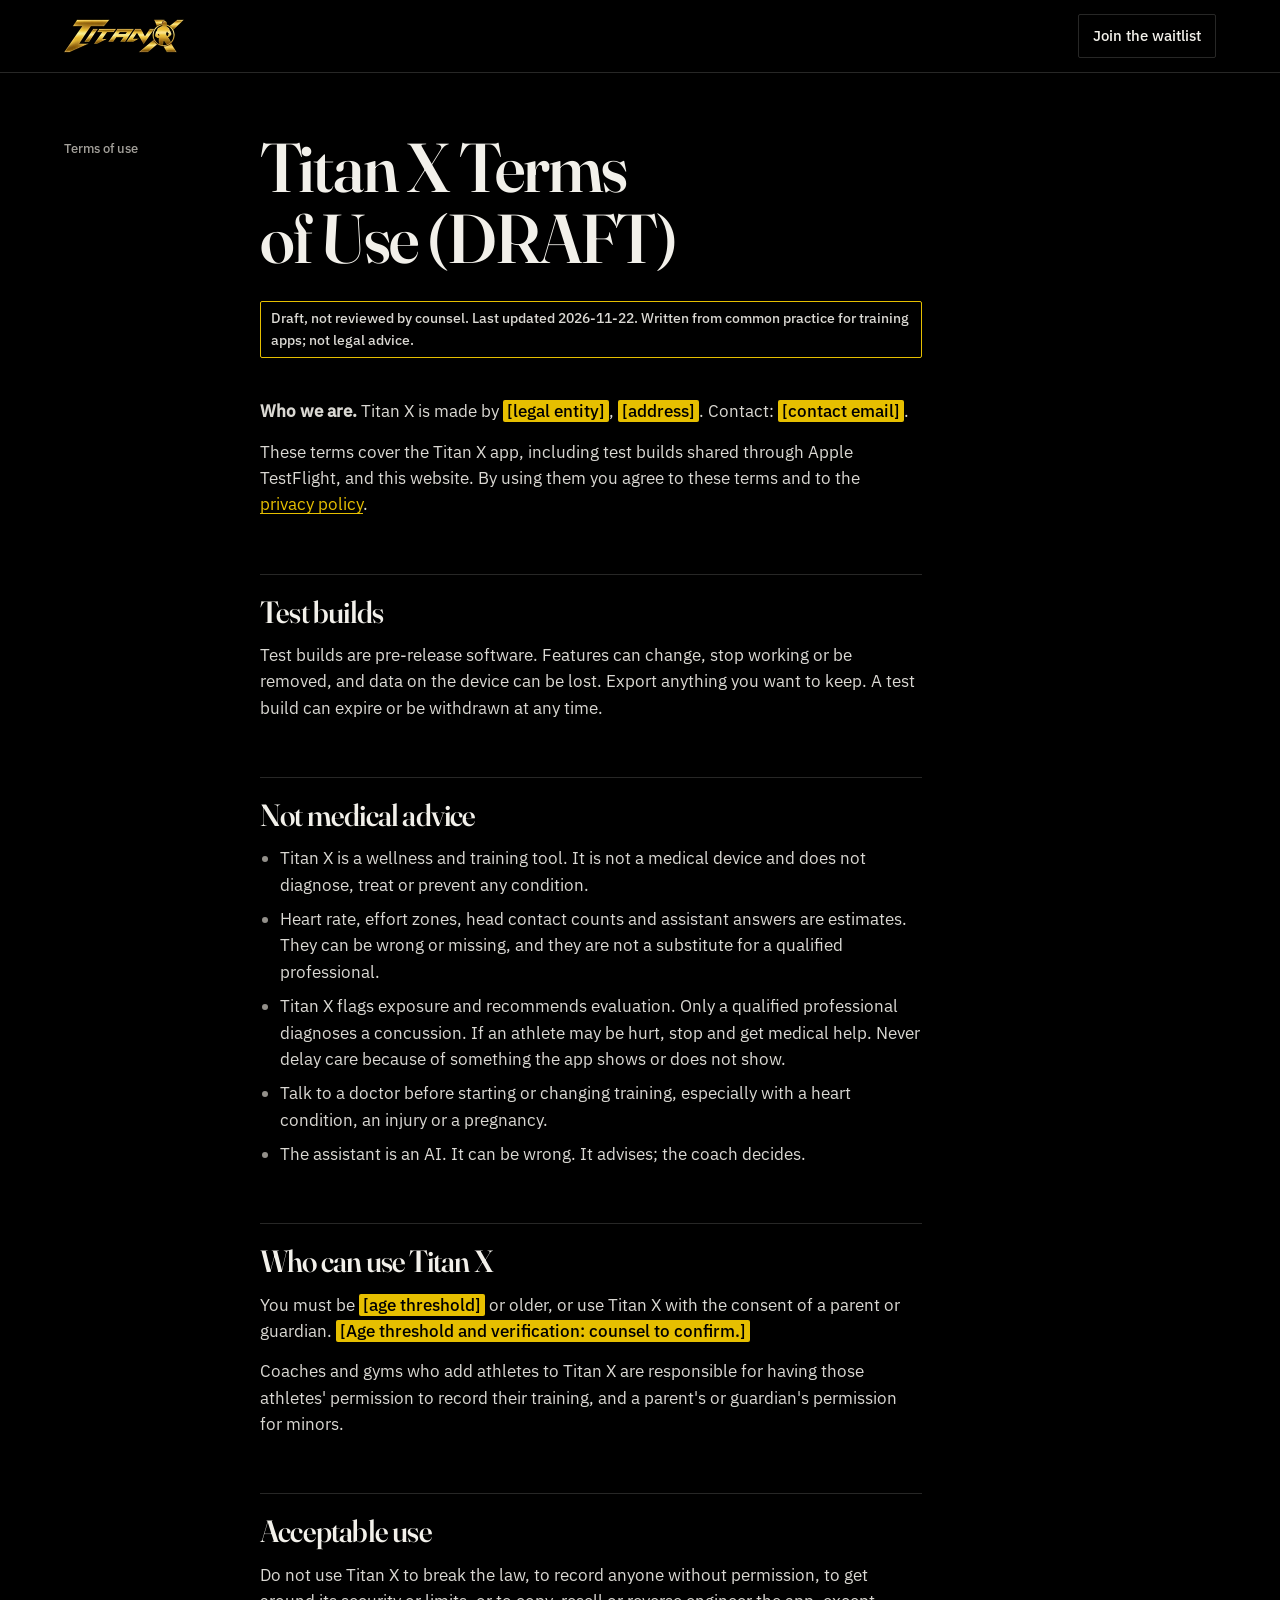
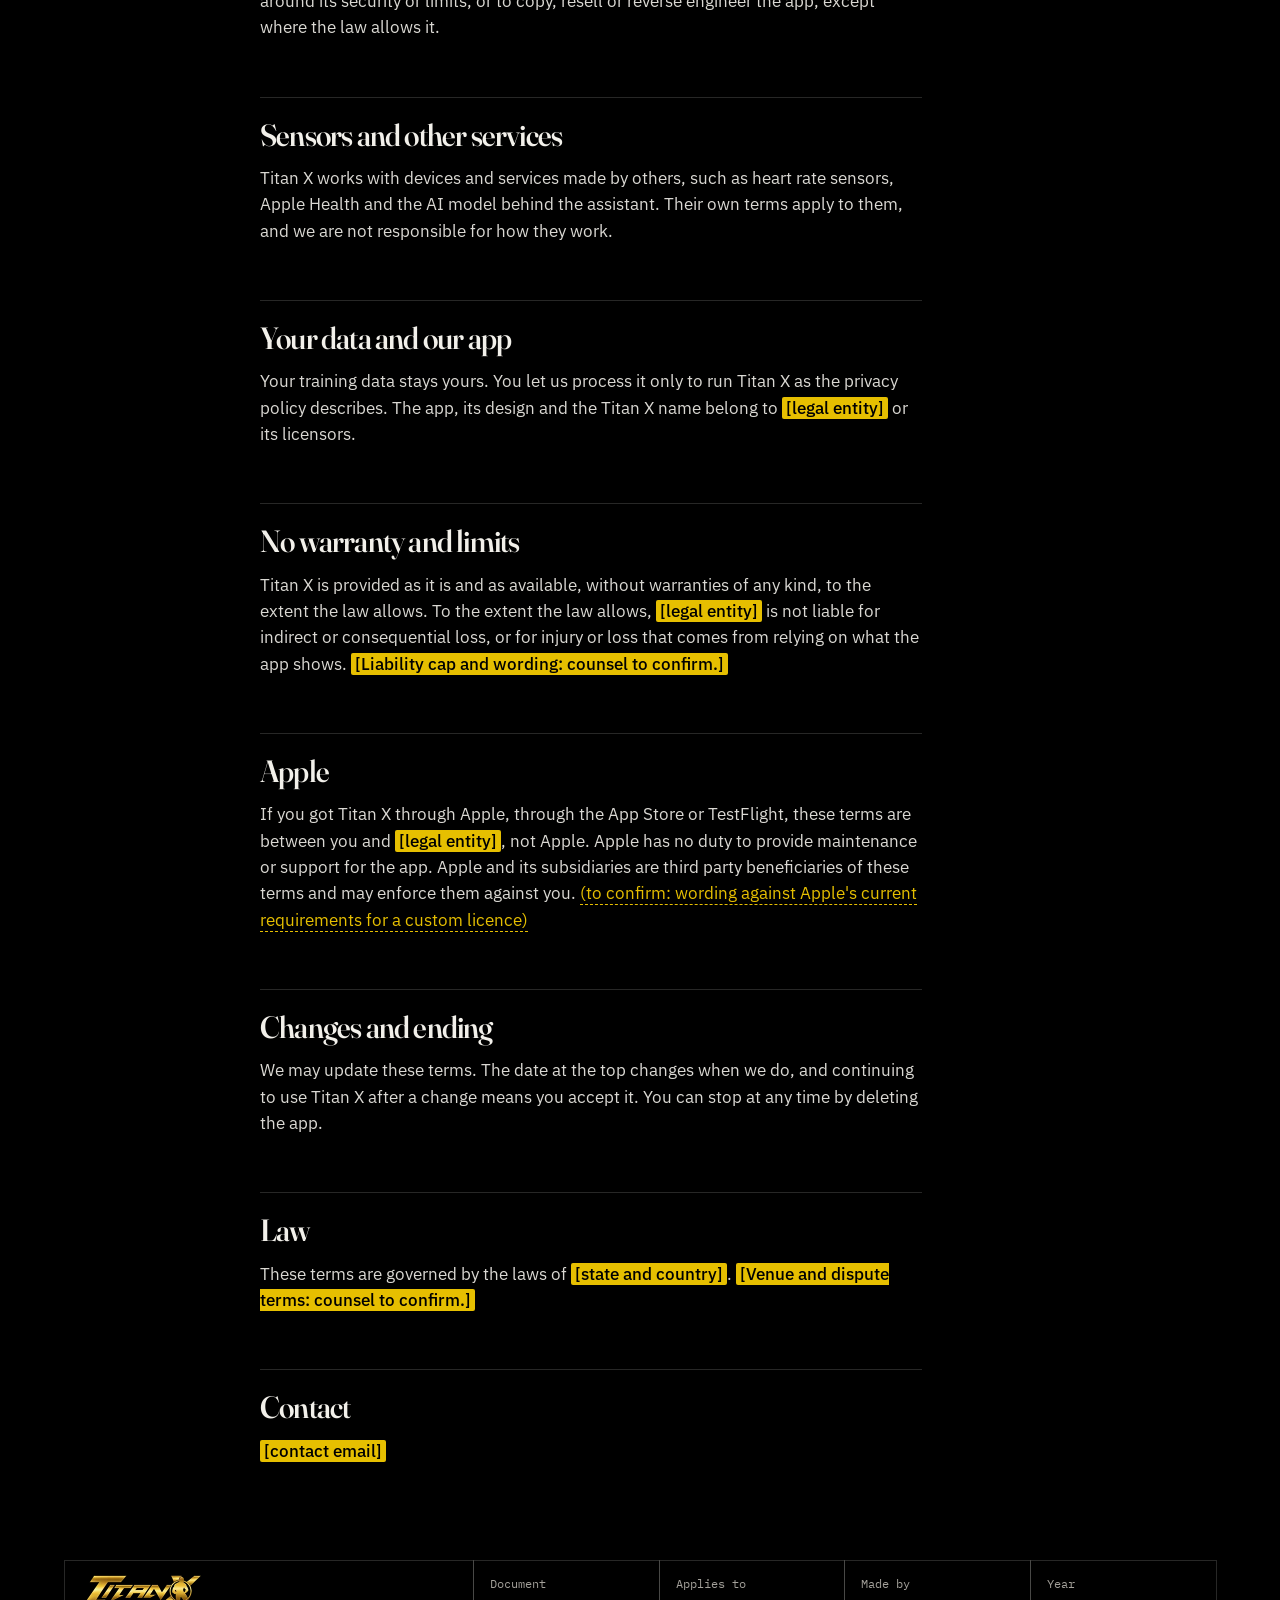
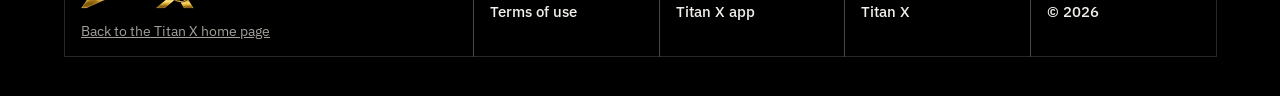
<file: terms/index.html>
<!doctype html>
<html lang="en">
<head>
<meta charset="utf-8">
<meta name="viewport" content="width=device-width, initial-scale=1">
<title>Terms of use | Titan X</title>
<meta name="description" content="Terms of use for Titan X.">
<meta name="robots" content="noindex">
<meta name="theme-color" content="#000000">
<link rel="canonical" href="https://titanxgear.com/terms/">
<link rel="icon" type="image/png" href="../img/logo-180.png">
<link rel="preload" href="../fonts/fraunces-opsz.woff2" as="font" type="font/woff2" crossorigin>
<link rel="stylesheet" href="../styles.css">
</head>
<body class="doc-page">
<header class="top solid">
  <a class="brand" href="../" aria-label="Titan X home">
    <img src="../img/logo-240.webp" srcset="../img/logo-240.webp 1x, ../img/logo-480.webp 2x" width="120" height="34" alt="Titan X">
  </a>
  <a class="top-cta" href="../#waitlist">Join the waitlist</a>
</header>
<main class="doc">
  <p class="margin-note">Terms of use</p>
  <article class="doc-body">
    <h1>Titan X Terms of Use (DRAFT)</h1>
    <p class="doc-status">Draft, not reviewed by counsel. Last updated 2026-11-22. Written from common practice for training apps; not legal advice.</p>
<p><strong>Who we are.</strong> Titan X is made by <mark class="blank" title="To fill in before publishing">[legal entity]</mark>, <mark class="blank" title="To fill in before publishing">[address]</mark>. Contact: <mark class="blank" title="To fill in before publishing">[contact email]</mark>.</p>
<p>These terms cover the Titan X app, including test builds shared through Apple TestFlight, and this website. By using them you agree to these terms and to the <a href="../privacy/">privacy policy</a>.</p>
<h2>Test builds</h2>
<p>Test builds are pre-release software. Features can change, stop working or be removed, and data on the device can be lost. Export anything you want to keep. A test build can expire or be withdrawn at any time.</p>
<h2>Not medical advice</h2>
<ul><li>Titan X is a wellness and training tool. It is not a medical device and does not diagnose, treat or prevent any condition.</li><li>Heart rate, effort zones, head contact counts and assistant answers are estimates. They can be wrong or missing, and they are not a substitute for a qualified professional.</li><li>Titan X flags exposure and recommends evaluation. Only a qualified professional diagnoses a concussion. If an athlete may be hurt, stop and get medical help. Never delay care because of something the app shows or does not show.</li><li>Talk to a doctor before starting or changing training, especially with a heart condition, an injury or a pregnancy.</li><li>The assistant is an AI. It can be wrong. It advises; the coach decides.</li></ul>
<h2>Who can use Titan X</h2>
<p>You must be <mark class="blank" title="To fill in before publishing">[age threshold]</mark> or older, or use Titan X with the consent of a parent or guardian. <mark class="blank" title="To fill in before publishing">[Age threshold and verification: counsel to confirm.]</mark></p>
<p>Coaches and gyms who add athletes to Titan X are responsible for having those athletes' permission to record their training, and a parent's or guardian's permission for minors.</p>
<h2>Acceptable use</h2>
<p>Do not use Titan X to break the law, to record anyone without permission, to get around its security or limits, or to copy, resell or reverse engineer the app, except where the law allows it.</p>
<h2>Sensors and other services</h2>
<p>Titan X works with devices and services made by others, such as heart rate sensors, Apple Health and the AI model behind the assistant. Their own terms apply to them, and we are not responsible for how they work.</p>
<h2>Your data and our app</h2>
<p>Your training data stays yours. You let us process it only to run Titan X as the privacy policy describes. The app, its design and the Titan X name belong to <mark class="blank" title="To fill in before publishing">[legal entity]</mark> or its licensors.</p>
<h2>No warranty and limits</h2>
<p>Titan X is provided as it is and as available, without warranties of any kind, to the extent the law allows. To the extent the law allows, <mark class="blank" title="To fill in before publishing">[legal entity]</mark> is not liable for indirect or consequential loss, or for injury or loss that comes from relying on what the app shows. <mark class="blank" title="To fill in before publishing">[Liability cap and wording: counsel to confirm.]</mark></p>
<h2>Apple</h2>
<p>If you got Titan X through Apple, through the App Store or TestFlight, these terms are between you and <mark class="blank" title="To fill in before publishing">[legal entity]</mark>, not Apple. Apple has no duty to provide maintenance or support for the app. Apple and its subsidiaries are third party beneficiaries of these terms and may enforce them against you. <mark class="confirm">(to confirm: wording against Apple's current requirements for a custom licence)</mark></p>
<h2>Changes and ending</h2>
<p>We may update these terms. The date at the top changes when we do, and continuing to use Titan X after a change means you accept it. You can stop at any time by deleting the app.</p>
<h2>Law</h2>
<p>These terms are governed by the laws of <mark class="blank" title="To fill in before publishing">[state and country]</mark>. <mark class="blank" title="To fill in before publishing">[Venue and dispute terms: counsel to confirm.]</mark></p>
<h2>Contact</h2>
<p><mark class="blank" title="To fill in before publishing">[contact email]</mark></p>
  </article>
</main>
<footer class="titleblock">
  <div class="tb-cell tb-name">
    <img src="../img/logo-240.webp" width="120" height="34" alt="Titan X" loading="lazy">
    <p><a href="../">Back to the Titan X home page</a></p>
  </div>
  <div class="tb-cell"><span class="tb-k">Document</span><span class="tb-v">Terms of use</span></div>
  <div class="tb-cell"><span class="tb-k">Applies to</span><span class="tb-v">Titan X app</span></div>
  <div class="tb-cell"><span class="tb-k">Made by</span><span class="tb-v">Titan X</span></div>
  <div class="tb-cell"><span class="tb-k">Year</span><span class="tb-v">&copy; 2026</span></div>
</footer>
</body>
</html>
</file>
<file: styles.css>
/* Titan X coming-soon page.
   Brand colours come from the product itself: black and Titan yellow, as in the deck and the coach app.
   Type and structure come from Mo's portfolio system: Fraunces semibold headlines, IBM Plex Sans text,
   Plex Mono only for figure numbers and title-block keys, hairlines instead of cards, 2 px corners,
   numbered figures with captions, a title-block footer. Motion only where the reader's scroll causes it. */

@font-face { font-family: "Fraunces"; src: url("fonts/fraunces-opsz.woff2") format("woff2"); font-weight: 100 900; font-display: swap; }
@font-face { font-family: "Plex Sans"; src: url("fonts/ibm-plex-sans-latin-400-normal.woff2") format("woff2"); font-weight: 400; font-display: swap; }
@font-face { font-family: "Plex Sans"; src: url("fonts/ibm-plex-sans-latin-500-normal.woff2") format("woff2"); font-weight: 500; font-display: swap; }
@font-face { font-family: "Plex Mono"; src: url("fonts/ibm-plex-mono-latin-400-normal.woff2") format("woff2"); font-weight: 400; font-display: swap; }

:root {
  --black: #000000;      /* page: true black, as the app's dark mode */
  --plate: #1c1c1e;      /* raised surfaces: the app's dark card */
  --chalk: #f2f0ea;      /* text: the app's light ground */
  --ash: #a3a09a;        /* secondary text, 8:1 on black */
  --line: rgba(242, 240, 234, 0.16);
  --gold: #ffd400;       /* the one action colour: Titan yellow from the app */
  --gold-ink: #000000;
  --bad: #ff6b5b;

  --serif: "Fraunces", Georgia, "Times New Roman", serif;
  --sans: "Plex Sans", system-ui, -apple-system, "Segoe UI", sans-serif;
  --mono: "Plex Mono", ui-monospace, Consolas, monospace;

  --margin: clamp(16px, 5vw, 72px);
  --gutter: 24px;
  --max: 1440px;
  --radius: 2px;
  color-scheme: dark;
}

*, *::before, *::after { box-sizing: border-box; }
html { -webkit-text-size-adjust: 100%; scroll-behavior: smooth; scroll-padding-top: 72px; }
@media (prefers-reduced-motion: reduce) { html { scroll-behavior: auto; } }
body {
  margin: 0; background: var(--black); color: var(--chalk);
  font: 400 17px/1.55 var(--sans);
  font-feature-settings: "kern", "liga";
  overflow-x: hidden;
}
img { display: block; max-width: 100%; height: auto; }
a { color: inherit; }
h1, h2, h3 {
  font-family: var(--serif); font-weight: 560; font-variation-settings: "opsz" 96;
  letter-spacing: -0.026em; line-height: 1.02; margin: 0; text-wrap: balance;
}
p { margin: 0; text-wrap: pretty; }
:focus-visible { outline: 2px solid var(--gold); outline-offset: 3px; }

.sr { position: absolute; width: 1px; height: 1px; overflow: hidden; clip: rect(0 0 0 0); white-space: nowrap; }
.skip { position: absolute; left: 12px; top: -60px; z-index: 50; background: var(--gold); color: var(--gold-ink); padding: 10px 14px; border-radius: var(--radius); }
.skip:focus { top: 12px; }

/* Figure numbers and captions, as on Mo's sheets. */
.fig { font-size: 13px; line-height: 1.45; color: var(--ash); }
.fig-n { font-family: var(--mono); font-size: 12px; color: var(--chalk); margin-right: 0.6em; }

/* Notes hang in the left margin on wide screens, fold above the content on phones. */
.margin-note { font-size: 13px; font-weight: 500; color: var(--ash); padding-top: 0.5em; }

/* ---------- Header ---------- */
.top {
  position: fixed; inset: 0 0 auto 0; z-index: 20;
  display: flex; align-items: center; justify-content: space-between;
  padding: 14px var(--margin);
  background: linear-gradient(to bottom, rgba(0,0,0,.72), rgba(0,0,0,0));
}
.top.solid { background: rgba(0,0,0,.92); border-bottom: 1px solid var(--line); }
.brand img { width: 120px; height: auto; }
.top-cta {
  font-size: 15px; font-weight: 500; text-decoration: none;
  padding: 9px 14px; border: 1px solid var(--line); border-radius: var(--radius);
  min-height: 44px; display: inline-flex; align-items: center;
}
.top-cta:hover { border-color: var(--gold); }

/* ---------- Hero ---------- */
.hero {
  position: relative; min-height: 100svh;
  display: grid; align-items: end;
  padding: 120px var(--margin) 40px;
  isolation: isolate;
}
.hero-photo { position: absolute; inset: 0; z-index: -1; }
.hero-photo img { width: 100%; height: 100%; object-fit: cover; object-position: 58% 30%; }
.hero-photo::after {
  content: ""; position: absolute; inset: 0;
  background:
    linear-gradient(to top, #000 0%, rgba(0,0,0,.88) 28%, rgba(0,0,0,.25) 62%, rgba(0,0,0,.35) 100%),
    linear-gradient(to right, rgba(0,0,0,.55), rgba(0,0,0,0) 60%);
}
.hero-copy { max-width: 900px; }
.status { display: flex; align-items: center; gap: 10px; font-size: 15px; font-weight: 500; margin-bottom: 22px; }
.dot { width: 9px; height: 9px; border-radius: 50%; background: var(--gold); box-shadow: 0 0 0 4px rgba(255,212,0,.18); }
.hero h1 { font-size: clamp(42px, 7.2vw, 108px); max-width: 15ch; }
.lede { font-size: clamp(17px, 1.6vw, 20px); color: var(--chalk); opacity: .86; max-width: 46ch; margin-top: 24px; }
.hero-fig { position: absolute; right: var(--margin); bottom: 18px; max-width: 34ch; text-align: right; }

/* ---------- Waitlist forms ---------- */
.wl { margin-top: 28px; }
.wl input[type="email"] {
  font: inherit; color: var(--chalk); background: rgba(28,28,30,.85);
  border: 1px solid var(--line); border-radius: var(--radius);
  padding: 0 14px; min-height: 52px; width: 100%;
}
.wl input[type="email"]::placeholder { color: #85827c; }
.wl input[type="email"]:focus { border-color: var(--gold); outline: none; box-shadow: 0 0 0 2px rgba(255,212,0,.35); }
.wl input[aria-invalid="true"] { border-color: var(--bad); }
.wl button {
  font: 500 16px/1 var(--sans); color: var(--gold-ink); background: var(--gold);
  border: 0; border-radius: var(--radius); min-height: 52px; padding: 0 22px; cursor: pointer; white-space: nowrap;
}
.wl button:hover { background: #ffe14d; }
.wl button[disabled] { opacity: .6; cursor: progress; }
.wl-inline { display: grid; grid-template-columns: minmax(0, 1fr) auto; gap: 8px; max-width: 520px; }
.wl-msg { grid-column: 1 / -1; font-size: 14px; min-height: 1.5em; color: var(--ash); }
.wl-msg.ok { color: var(--chalk); }
.wl-msg.err { color: var(--bad); }

/* ---------- Shared section frame: 12 columns, margin in columns 1 to 2 ---------- */
.problem, .practice-head, .gear, .care, .join {
  display: grid; grid-template-columns: repeat(12, minmax(0, 1fr)); column-gap: var(--gutter);
  max-width: var(--max); margin-inline: auto; padding-inline: var(--margin);
}
.problem > .margin-note, .practice-head > .margin-note, .gear > .margin-note, .care > .margin-note, .join > .margin-note { grid-column: 1 / 3; }

.problem { padding-block: clamp(80px, 12vw, 160px) clamp(56px, 8vw, 110px); border-top: 1px solid var(--line); }
.statement {
  grid-column: 3 / 12; font-family: var(--serif); font-weight: 480; font-variation-settings: "opsz" 72;
  font-size: clamp(30px, 4.2vw, 60px); line-height: 1.1; letter-spacing: -0.02em; text-wrap: balance;
}

/* ---------- Practice: the sequence ---------- */
.practice { padding-bottom: clamp(60px, 9vw, 120px); }
.practice-head { padding-block: 0 28px; }
.practice-head h2 { grid-column: 3 / 11; font-size: clamp(32px, 4vw, 56px); }

/* The block bar mirrors the app's practice timeline. It fills as the reader scrolls. */
.blockbar {
  position: sticky; top: 62px; z-index: 10;
  list-style: none; margin: 0 auto; padding: 12px var(--margin);
  max-width: var(--max);
  display: grid; grid-template-columns: repeat(5, minmax(0, 1fr)); gap: 6px;
  background: rgba(0,0,0,.9); backdrop-filter: blur(6px);
}
.blockbar li { position: relative; height: 34px; border-radius: var(--radius); background: var(--plate); overflow: hidden; }
.blockbar li::before { /* fill, width set from scroll by main.js */
  content: ""; position: absolute; inset: 0; transform-origin: left; transform: scaleX(var(--fill, 0));
  background: rgba(242,240,234,.22);
}
.blockbar li.on::before { background: var(--gold); }
.blockbar span { position: relative; display: grid; place-items: center; height: 100%; font-size: 13px; font-weight: 500; color: var(--chalk); }
/* A black copy of the label is clipped to the filled part, so the text reads on both halves. */
.blockbar li.on::after {
  content: attr(data-label); position: absolute; inset: 0; display: grid; place-items: center;
  font-size: 13px; font-weight: 500; color: var(--gold-ink);
  clip-path: inset(0 calc((1 - var(--fill, 0)) * 100%) 0 0);
}

.steps { list-style: none; margin: 0 auto; padding: 0 var(--margin); max-width: var(--max); }
.step {
  display: grid; grid-template-columns: repeat(12, minmax(0, 1fr)); column-gap: var(--gutter);
  align-items: center; padding-block: clamp(56px, 8vw, 110px); border-top: 1px solid var(--line);
}
.step:first-child { border-top: 0; }
.step-text { grid-column: 3 / 7; }
.step-fig { grid-column: 8 / 13; margin: 0; }
.step-n { font-size: 13px; font-weight: 500; color: var(--gold); margin-bottom: 14px; }
.step h3 { font-size: clamp(28px, 3vw, 44px); margin-bottom: 16px; }
.step-text p:not(.step-n) { color: var(--chalk); opacity: .86; max-width: 42ch; }
.step-fig .fig { margin-top: 14px; }
.step-fig.phone img { width: min(300px, 62vw); margin-inline: auto; }
.step-fig.phone .fig { text-align: center; }
.step-wide .step-text { grid-column: 3 / 9; }
.step-wide .step-fig { grid-column: 3 / 13; margin-top: 40px; }
.fig-note { max-width: var(--max); margin: 8px auto 0; padding-inline: var(--margin); }
.fig-note::before { content: ""; display: block; height: 1px; background: var(--line); margin-bottom: 14px; }

/* ---------- Sensor ---------- */
.gear { align-items: center; padding-block: clamp(70px, 10vw, 140px); border-top: 1px solid var(--line); }
.gear > .margin-note { align-self: start; }
.gear-text { grid-column: 3 / 8; }
.gear-text h2 { font-size: clamp(30px, 3.6vw, 52px); margin-bottom: 22px; }
.gear-text > p { opacity: .86; max-width: 46ch; }
.gear-fig { grid-column: 8 / 13; margin: 0; }
.gear-fig img { border-radius: var(--radius); }
.gear-fig .fig { margin-top: 12px; }
.spec { margin: 30px 0 0; border-top: 1px solid var(--line); }
.spec div { display: grid; grid-template-columns: 9.5em 1fr; gap: 16px; padding: 13px 0; border-bottom: 1px solid var(--line); }
.spec dt { font-weight: 500; }
.spec dd { margin: 0; color: var(--ash); }

/* ---------- Plain statement ---------- */
.care { padding-block: 40px; border-top: 1px solid var(--line); }
.care > p:not(.margin-note) { grid-column: 3 / 10; font-size: 15px; color: var(--ash); max-width: 70ch; }

/* ---------- Waitlist section ---------- */
.join { padding-block: clamp(80px, 11vw, 150px); border-top: 1px solid var(--line); background: radial-gradient(120% 90% at 85% 0%, rgba(255,212,0,.07), rgba(0,0,0,0) 60%); }
.join-body { grid-column: 3 / 10; }
.join h2 { font-size: clamp(40px, 6vw, 88px); margin-bottom: 18px; }
.join-body > p { opacity: .86; max-width: 48ch; }
.wl-full { max-width: 620px; }
.wl-row { display: grid; grid-template-columns: minmax(0, 1fr) auto; gap: 8px; }
.wl-full .wl-msg { margin-top: 10px; }
.roles { border: 0; padding: 0; margin: 0 0 16px; display: flex; flex-wrap: wrap; gap: 8px; }
.roles legend { font-size: 13px; font-weight: 500; color: var(--ash); margin-bottom: 10px; padding: 0; }
.roles label {
  display: inline-flex; align-items: center; gap: 8px; min-height: 44px; padding: 0 14px;
  border: 1px solid var(--line); border-radius: var(--radius); cursor: pointer; font-size: 15px;
}
.roles input { accent-color: var(--gold); width: 16px; height: 16px; margin: 0; }
.roles label:has(input:checked) { border-color: var(--gold); }
.roles label:has(input:focus-visible) { outline: 2px solid var(--gold); outline-offset: 2px; }

/* ---------- Document pages (privacy) ---------- */
.doc {
  display: grid; grid-template-columns: repeat(12, minmax(0, 1fr)); column-gap: var(--gutter);
  max-width: var(--max); margin-inline: auto; padding: 132px var(--margin) 96px;
}
.doc > .margin-note { grid-column: 1 / 3; }
.doc-body { grid-column: 3 / 10; max-width: 68ch; }
.doc-body h1 { font-size: clamp(40px, 5.4vw, 72px); margin-bottom: 28px; }
.doc-body h2 { font-size: clamp(24px, 2.4vw, 32px); margin: 56px 0 14px; padding-top: 22px; border-top: 1px solid var(--line); }
.doc-body h3 { font-size: 21px; margin: 32px 0 10px; }
.doc-body p, .doc-body li { color: var(--chalk); opacity: .9; }
.doc-body p + p { margin-top: 14px; }
.doc-body ul, .doc-body ol { padding-left: 1.2em; margin: 14px 0 0; }
.doc-body li + li { margin-top: 8px; }
.doc-body li::marker { color: var(--ash); }
.doc-body a { color: var(--gold); text-underline-offset: 3px; }
.doc-body code { font-family: var(--mono); font-size: .88em; background: var(--plate); padding: 1px 5px; border-radius: var(--radius); }
/* Blanks Mo must fill, and draft notes, are meant to be impossible to miss before publishing. */
mark.blank { background: var(--gold); color: var(--gold-ink); padding: 0 4px; border-radius: var(--radius); font-weight: 500; }
mark.confirm { background: none; color: var(--gold); border-bottom: 1px dashed var(--gold); }
.doc-status { display: inline-block; font-size: 14px; font-weight: 500; color: var(--gold); border: 1px solid var(--gold); border-radius: var(--radius); padding: 6px 10px; margin-bottom: 26px; }
.doc-body .flag { display: block; margin: 0 0 18px; padding: 14px 16px; border-left: 3px solid var(--gold); background: rgba(255,212,0,.08); color: var(--chalk); font-size: 15px; line-height: 1.5; }
.titleblock a { color: inherit; }

/* ---------- Footer: title block ---------- */
.titleblock {
  max-width: var(--max); margin: 0 auto; padding: 0 var(--margin) 40px;
  display: grid; grid-template-columns: 2.2fr repeat(4, 1fr);
}
.tb-cell { border: 1px solid var(--line); margin: 0 -1px -1px 0; padding: 14px 16px; display: flex; flex-direction: column; gap: 6px; min-height: 84px; }
.tb-name { gap: 12px; }
.tb-name p { font-size: 14px; color: var(--ash); }
.tb-k { font-family: var(--mono); font-size: 12px; color: var(--ash); }
.tb-v { font-size: 15px; font-weight: 500; }

/* ---------- Tablet and phone ---------- */
@media (max-width: 900px) {
  .problem, .practice-head, .gear, .care, .join, .step, .doc { grid-template-columns: minmax(0, 1fr); }
  .doc { padding-top: 104px; }
  .problem > *, .practice-head > *, .gear > *, .care > *, .join > *, .step > *, .doc > *,
  .step-wide .step-text, .step-wide .step-fig { grid-column: 1 / -1 !important; }
  .margin-note { padding-top: 0; margin-bottom: 14px; }
  .step-fig { margin-top: 36px; }
  .gear-fig { margin-top: 40px; }
  .hero-fig { position: static; text-align: left; margin-top: 28px; max-width: none; }
  .hero { align-content: end; }
  .titleblock { grid-template-columns: 1fr 1fr; }
  .tb-name { grid-column: 1 / -1; }
}
@media (max-width: 520px) {
  body { font-size: 16px; }
  .wl-inline, .wl-row { grid-template-columns: minmax(0, 1fr); }
  .wl button { width: 100%; }
  .blockbar { top: 60px; gap: 4px; padding-block: 10px; }
  .blockbar span, .blockbar li.on::after { font-size: 11.5px; }
  .spec div { grid-template-columns: 1fr; gap: 2px; }
  .top-cta { font-size: 14px; padding: 8px 12px; }
}
</file>
